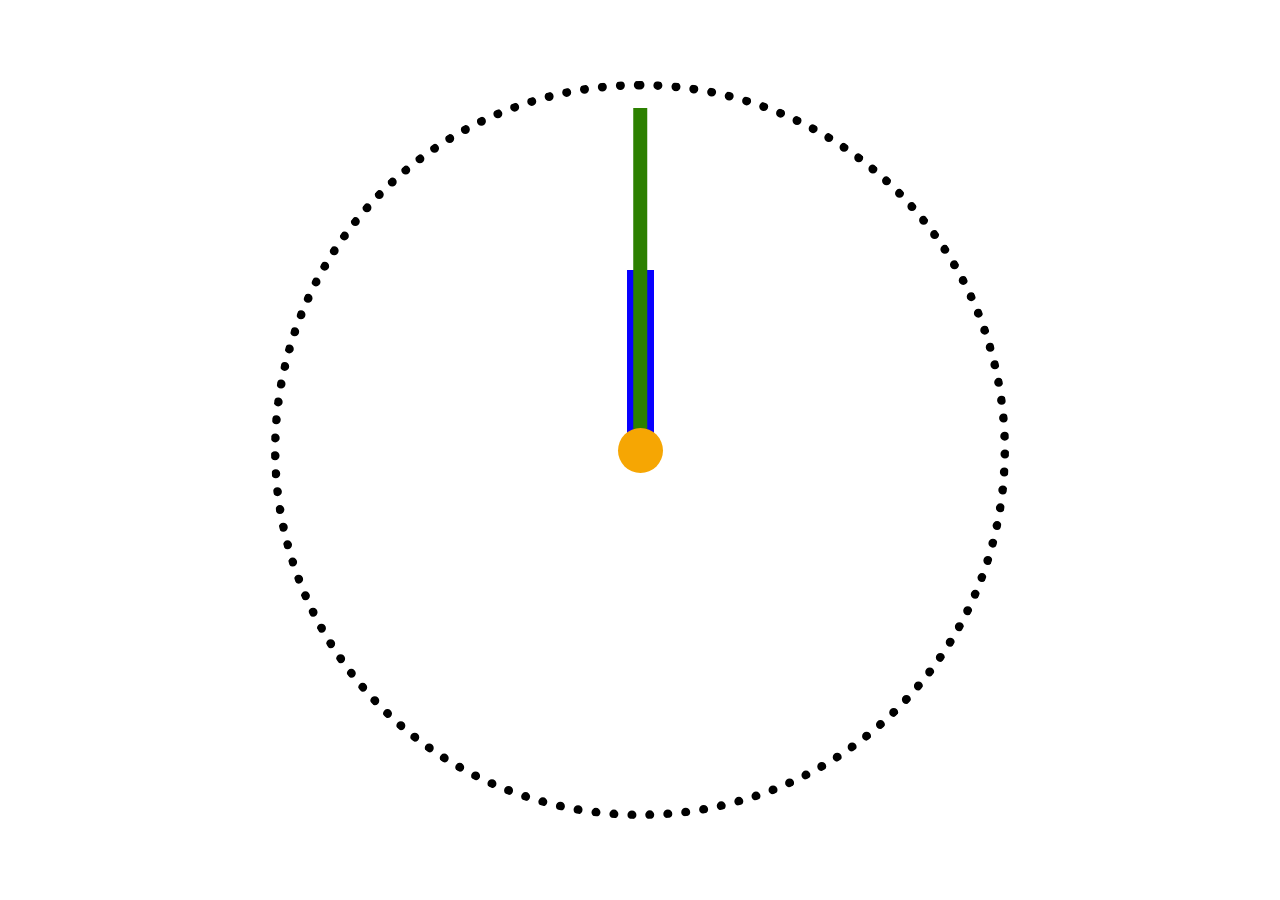
<file: index.html>
<!doctype html><html lang="en"><head><meta charset="utf-8"><meta name="viewport" content="width=device-width, user-scalable=no, initial-scale=1.0, maximum-scale=1.0, minimum-scale=1.0"><meta http-equiv="X-UA-Compatible" content="ie=edge"><title>Stop watch</title><link rel="stylesheet" href="index.c9fff56f.css"></head><body> <div class="stopwatch stopwatch--speed-up"> <div class="stopwatch__minutes-hand"></div> <div class="stopwatch__seconds-hand"></div> <div class="stopwatch__center"></div> </div> </body></html>
</file>
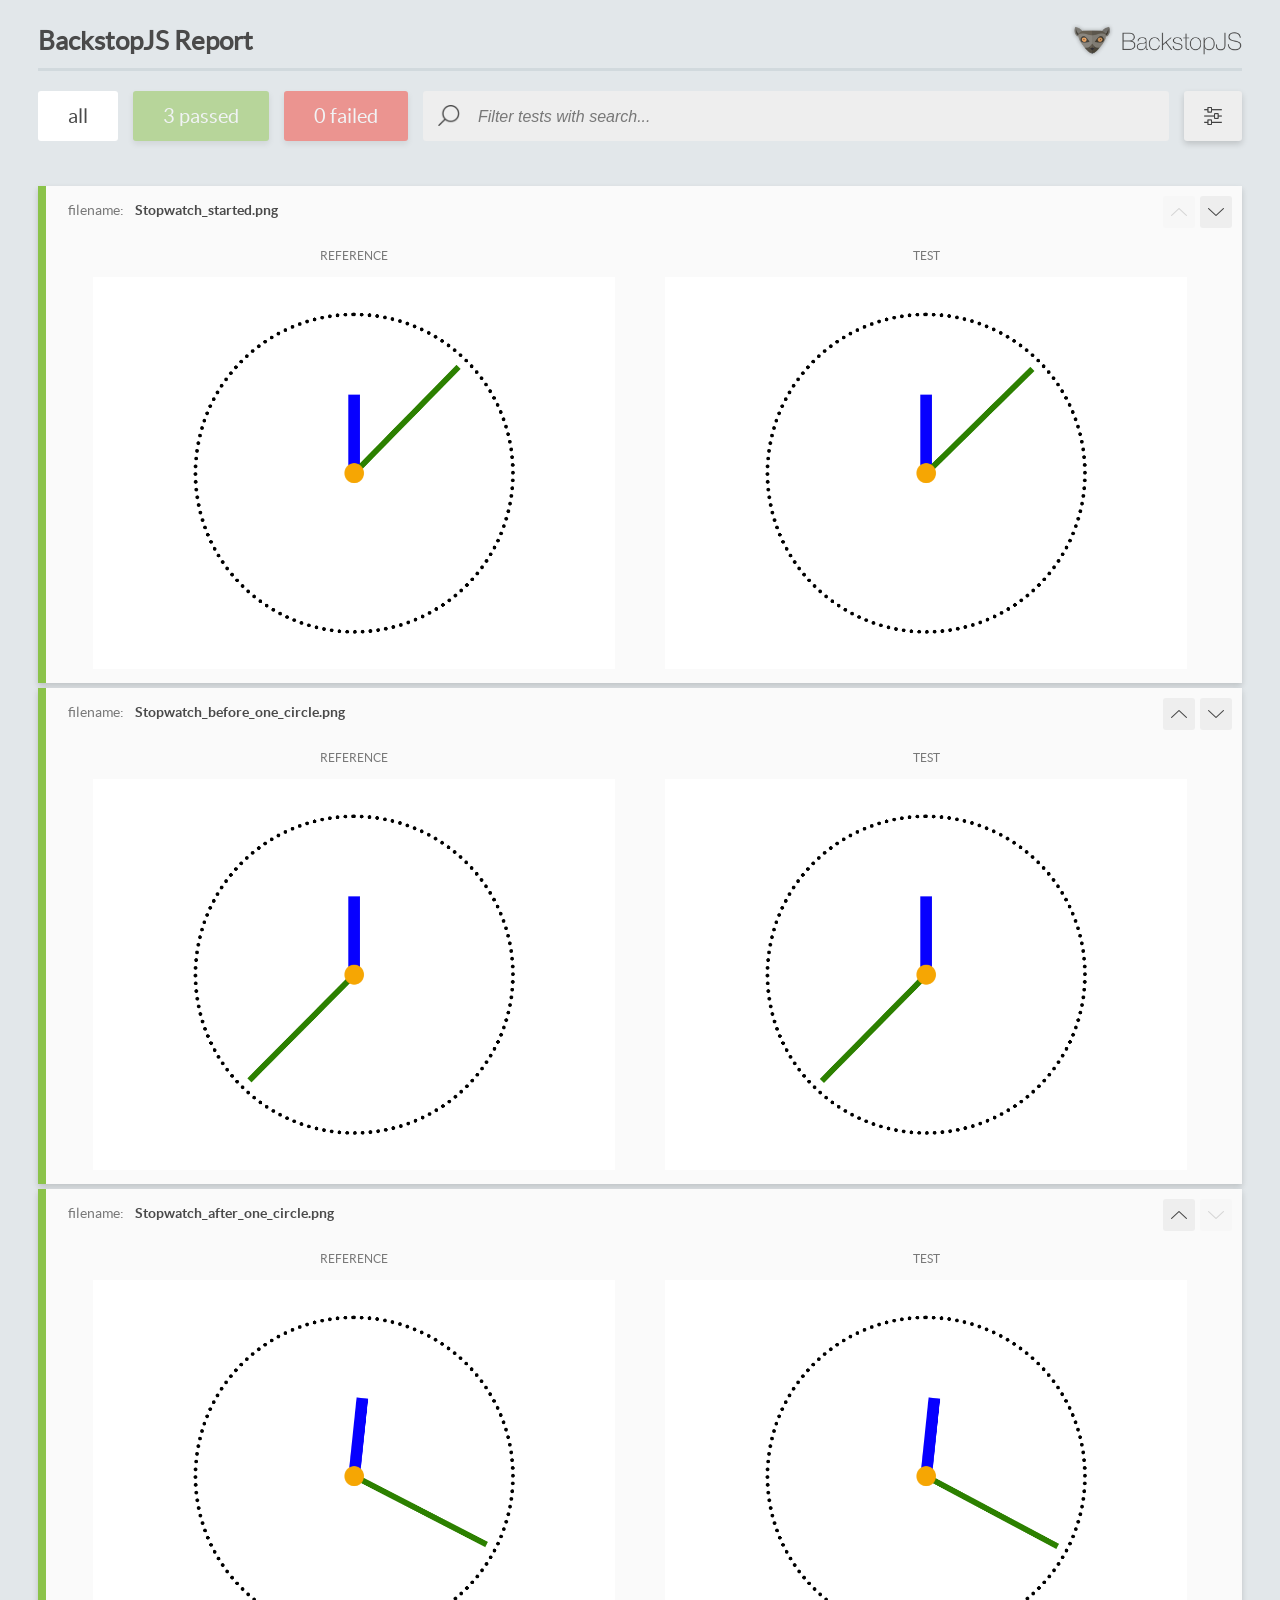
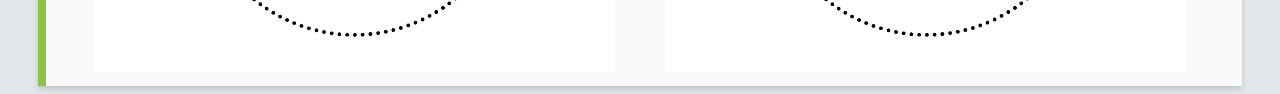
<file: report/html_report/index.html>
<!DOCTYPE html>
<html>
  <head>
    <meta charset="utf-8">
    <!-- Disable Cache -->
    <meta http-equiv="Cache-Control" content="no-cache, no-store, must-revalidate">
    <meta http-equiv="Pragma" content="no-cache">
    <meta http-equiv="Expires" content="0">

    <title>BackstopJS Report</title>

    <style>
      @font-face {
          font-family: 'latoregular';
          src: url('./assets/fonts/lato-regular-webfont.woff2') format('woff2'),
              url('./assets/fonts/lato-regular-webfont.woff') format('woff');
          font-weight: 400;
          font-style: normal;
      }
      @font-face {
          font-family: 'latobold';
          src: url('./assets/fonts/lato-bold-webfont.woff2') format('woff2'),
              url('./assets/fonts/lato-bold-webfont.woff') format('woff');
          font-weight: 700;
          font-style: normal;
      }

      .ReactModal__Body--open {
          overflow: hidden;
      }
      .ReactModal__Body--open .header {
        display: none;
      }

    </style>
  </head>
  <body style="background-color: #E2E7EA">
    <div id="root">

    </div>
    <script>
      function report (report) { // eslint-disable-line no-unused-vars
        window.tests = report;
      }
    </script>
    <script src="config.js"></script>
    <script src="index_bundle.js"></script>
  </body>
</html>
</file>
<file: index.c9fff56f.css>
body{justify-content:center;align-items:center;width:100vw;height:100vh;margin:0;display:flex}div{unicode-bidi:isolate;display:block}@keyframes move{0%{transform:rotate(0)}to{transform:rotate(360deg)}}@keyframes move2{0%{transform:translate(-50%)translateY(-100%)rotate(0)}to{transform:translate(-50%)translateY(-100%)rotate(360deg)}}.stopwatch{border:1vmin dotted #000;border-radius:50%;width:80vmin;height:80vmin;position:relative}.stopwatch__center{background-color:#f6a603;border-radius:50%;width:5vmin;height:5vmin;position:absolute;bottom:37.5vmin;left:37.5vmin}.stopwatch__minutes-hand{transform-origin:bottom;background-color:#0700ff;width:3vmin;height:20vmin;animation-name:move;animation-duration:3600s;animation-timing-function:steps(60,end);animation-iteration-count:infinite;position:absolute;bottom:40vmin;left:38.5vmin}.stopwatch__seconds-hand{transform-origin:bottom;background-color:#2c8000;width:1.5vmin;height:38vmin;animation-name:move2;animation-duration:60s;animation-timing-function:linear;animation-iteration-count:infinite;position:absolute;top:50%;bottom:40vmin;left:50%;transform:translate(-50%)translateY(-100%)}.stopwatch--speed-up .stopwatch__minutes-hand{animation-duration:600s}.stopwatch--speed-up .stopwatch__seconds-hand{animation-duration:10s}
/*# sourceMappingURL=index.c9fff56f.css.map */
</file>
